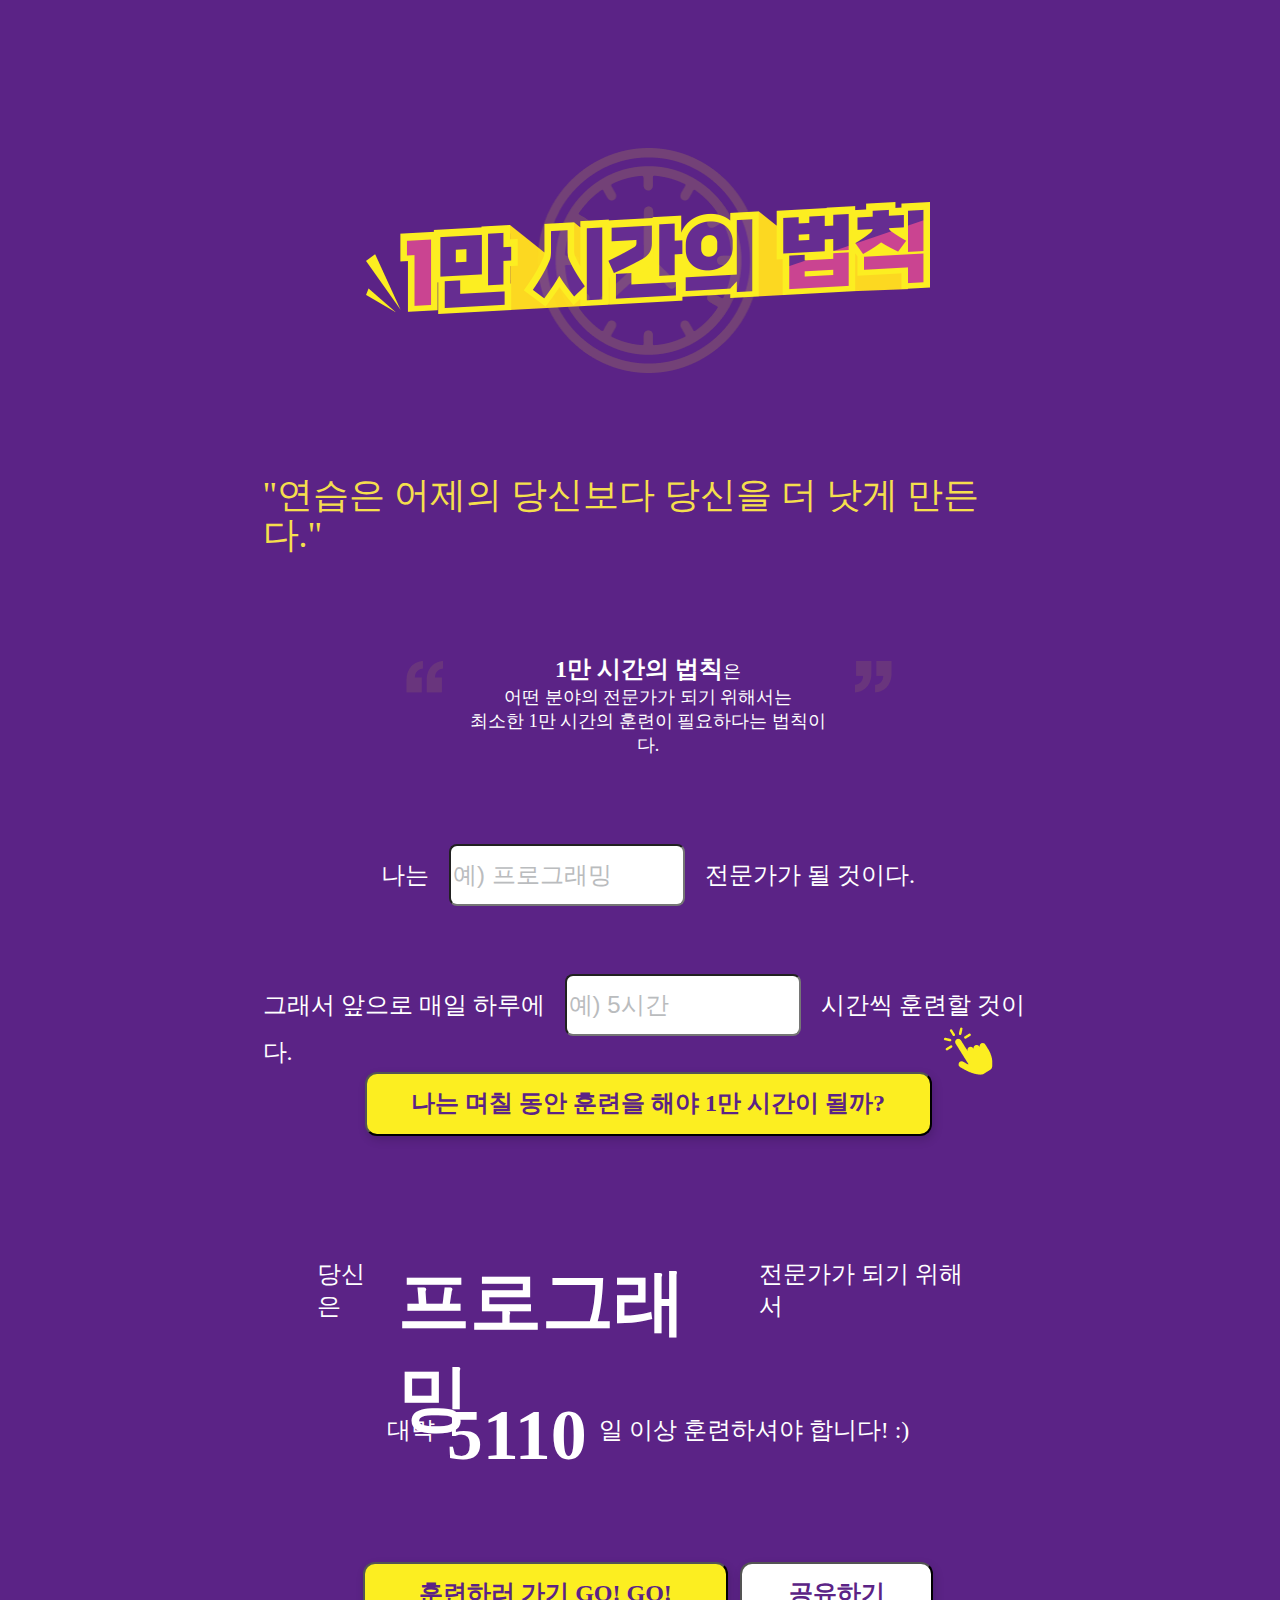
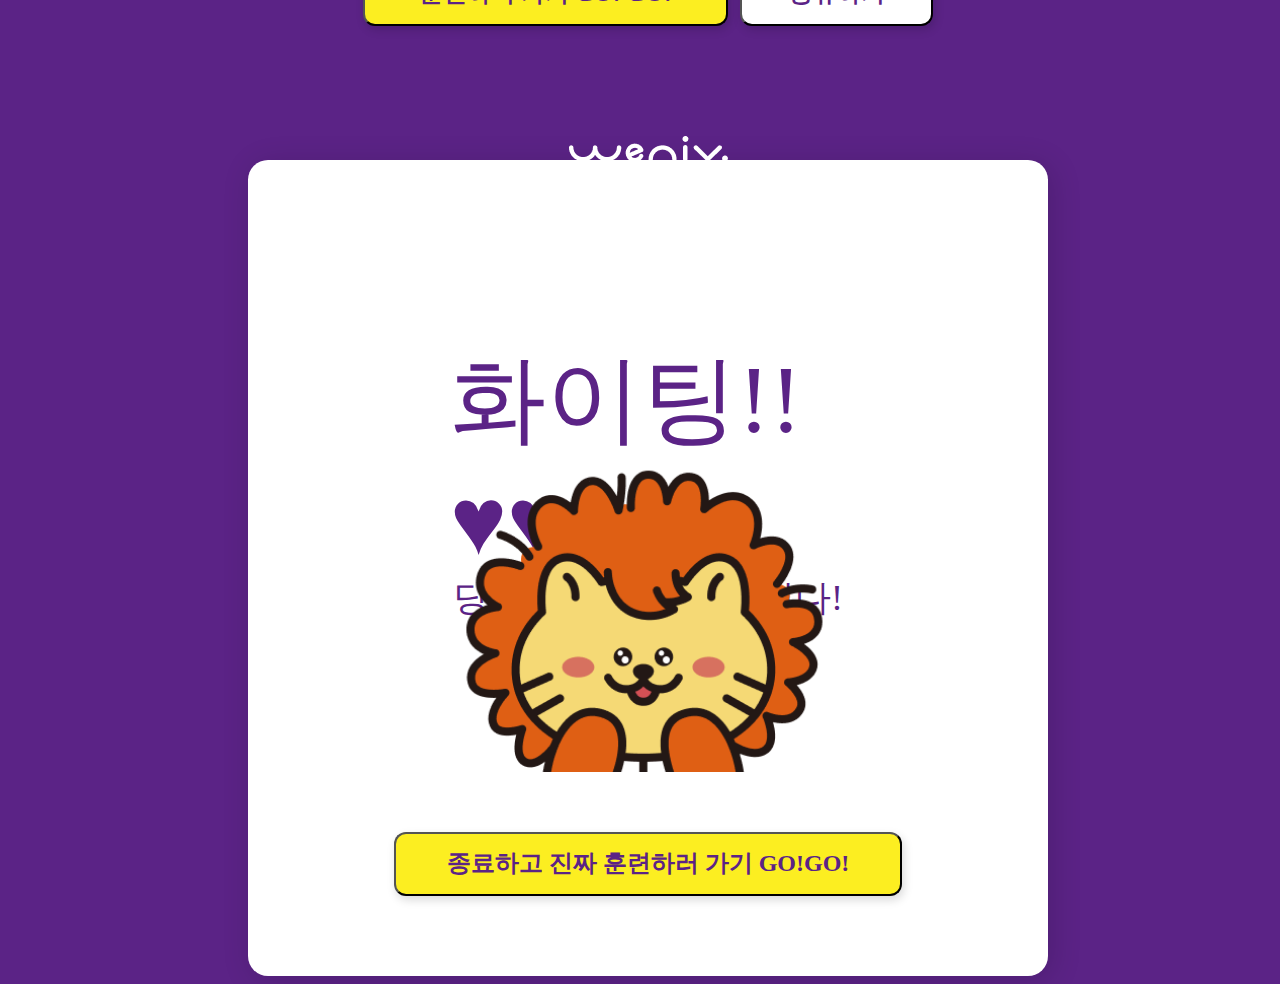
<file: index.html>
<!DOCTYPE html>
<html lang="ko-KR">
    <head>
        <meta charset="UTF-8" />
        <meta name="viewport" content="width=device-width, initial-scale=1.0" />
        <title>1만 시간의 법칙</title>
        <link rel="stylesheet" href="./reset.css">
        <link rel="stylesheet" href="./style.css">
    </head>
    <body>
        <div class="container">

            <header>
                <section class="title">
                    <img class="title_img" src="./img/title.png" alt="1만 시간의 법칙">
                    <img class="clock" src="./img/clock.png" alt="">
                </section>
                <h2>"연습은 어제의 당신보다 당신을 더 낫게 만든다."</h2>
            </header>

            <main>
                <section class="phr1">
                    <img src="./img/quotes.png" alt="쌍따옴표">
                    <p><span>1만 시간의 법칙</span>은</br>어떤 분야의 전문가가 되기 위해서는</br>최소한 1만 시간의 훈련이 필요하다는 법칙이다.</p>
                </section>
    
                <section class="phr2">
                    <p>나는<input type="text" placeholder="예) 프로그래밍">전문가가 될 것이다.</p>
                    <p><span>그래서 앞으로 매일 하루에</span><span><input type="text" placeholder="예) 5시간">시간씩 훈련할 것이다.</span></p>
                </section>
    
                <button class="btn1">
                    <p>나는 며칠 동안 훈련을 해야 1만 시간이 될까?</p>
                </button>
                <img class="click" src="./img/click.png" alt="클릭을 유도하는 손">
    
                <section class="phr3">
                    <p>당신은 <span>프로그래밍</span> 전문가가 되기 위해서</p>
                    <p>대략 <span>5110</span>일 이상 훈련하셔야 합니다! :)</p>
                </section>
    
                <section class="btngroup">
                    <button class="btn2">
                        <p>훈련하러 가기 GO! GO!</p>
                    </button>
                    <button class="btn3">
                        <p>공유하기</p>
                    </button>
                </section>
            </main>

            <footer>
                <img src="./img/logo-m.png" alt="weniv 로고">
                <p>본 서비스 내 이미지 및 콘텐츠의 저작권은 주식회사 위니브에 있습니다. 수정 및 재배포, 무단 도용 시 법적인 문제가 발생할 수 있습니다.</p>
            </footer>

        </div>

        <div class="overlay">
            <div class="container2">
                <section>
                    <p><span>화이팅!!</span><span>&#9829;&#9829;&#9829;</span></p>
                    <p>당신의 꿈을 응원합니다!</p>
                </section>
                <img src="./img/licat.png" alt="라이캣">
                <button>
                    <p>종료하고 진짜 훈련하러 가기 GO!GO!</p>
                </button>
            </div>
        </div>
    </body>
</html>
</file>
<file: style.css>
body {
    width: 100vw;
    height: auto;
    background-color: #5B2386;
    display: flex;
    flex-direction: column;
    align-items: center;
}

.container {
    width: 771px;
    height: 1632px;
    margin-top: 120px;
    display: flex;
    flex-direction: column;
    align-items: center;
    position: relative;
}

.title {
    width: 564px;
    height: 265px;
    position: relative;
    margin-bottom: 52px;
}

.title .title_img {
    width: 564px;
    aspect-ratio: 564 / 112;
    position: absolute;
    top: 74px;
    left: 0;
}

.title .clock {
    width: 261px;
    aspect-ratio: 261 / 265;
    position: absolute;
    top: 0;
    left: 152px;
}

h2 {
    width: fit-content;
    height: fit-content;
    font-family: 'JoyfulStory';
    font-size: 36px;
    font-weight: 400;
    line-height: 40px;
    color: #F5DF4D;
    margin-bottom: 80px;
}

.phr1 {
    width: 485px;
    height: 85px;
    position: relative;
    margin-bottom: 100px;
}

.phr1 img {
    opacity: 30%;
    position: absolute;
    top: 26.5px;
    left: 0;
}

.phr1 p {
    width: 373px;
    height: 85px;
    font-size: 18px;
    font-weight: 400;
    color: #FFFFFF;
    text-align: center;
    position: absolute;
    top: 0;
    left: 56px;
}

.phr1 p span {
    width: fit-content;
    height: fit-content;
    font-size: 24px;
    font-weight: 700;
}

.phr2 {
    width: 771px;
    height: 132px;
    display: flex;
    flex-direction: column;
    align-items: center;
    gap: 20px;
    margin-bottom: 120px;
}

.phr2 p {
    font-size: 24px;
    font-weight: 400;
    color: #FFFFFF;
}

.phr2 input {
    width: 228px;
    height: 56px;
    border-radius: 8px;
    font-size: 24px;
    font-weight: 400;
    color: #BABCBE;
    margin: 0 20px;
}

.phr2 input::placeholder {
    font-size: 24px;
    font-weight: 400;
    color: #BABCBE;
}

.btn1 {
    width: 567px;
    height: 64px;
    background-color: #FCEE21;
    margin-bottom: 142px;
}

.click {
    width: 64px;
    aspect-ratio: 64 / 72;
    position: absolute;
    top: 888px;
    right: 34px;
}

.phr3 {
    width: 663px;
    height: 164px;
    margin-bottom: 120px;
    display: flex;
    flex-direction: column;
    justify-content: center;
    align-items: center;
    gap: 20px;
    margin-bottom: 120px;
}

.phr3 p {
    font-size: 24px;
    font-weight: 400;
    color: #FFFFFF;
    display: flex;
    align-items: center;
}

.phr3 p span {
    font-size: 72px;
    font-weight: 700;
    width: fit-content;
    height: 72px;
    padding: 0 12px;
}

.btngroup {
    width: fit-content;
    height: fit-content;
    display: flex;
    justify-content: center;
    align-items: center;
    gap: 12px;
    margin-bottom: 120px;
}

.btngroup .btn2 {
    width: 365px;
    height: 64px;
    background-color: #FCEE21;
}

.btngroup .btn3 {
    width: 193px;
    height: 64px;
    background-color: #FFFFFF;
}

button {
    border-radius: 12px;
    box-shadow: 2px 4px 10px 0 rgba(0, 0, 0, 0.15);
    display: flex;
    justify-content: center;
    align-items: center;
}

button p {
    font-family: 'GMarketSans';
    font-size: 24px;
    font-weight: 700;
    line-height: 130%;
    color: #5B2386;
}

.foot {
    width: 365px;
    height: 84px;
    display: flex;
    flex-direction: column;
    justify-content: center;
    align-items: center;
    gap: 20px;
    margin-bottom: 106px;
}

.foot img {
    width: 168px;
    aspect-ratio: 168 / 36;
}

.foot p {
    font-family: 'Noto Sans KR';
    font-size: 12px;
    font-weight: 400;
    color: #FFFFFF;
    text-align: center;
}

.overlay {
    width: 800px;
    height: 816px;
    border-radius: 20px;
    background-color: #FFFFFF;
    box-shadow: 4px 4px 30px 0 rgba(0, 0, 0, 0.15);
    display: flex;
    justify-content: center;
    align-items: center;
}

.container2 {
    width: 508px;
    height: 656px;
    display: flex;
    flex-direction: column;
    align-items: center;
}

.container2 div {
    width: 396px;
    height: 150px;
    display: flex;
    flex-direction: column;
    align-items: center;
    margin-bottom: 40px;
}

.container2 div p {
    font-family: 'JoyfulStory';
    font-weight: 400;
    color: #5B2386;
    width: fit-content;
    height: fit-content;
}

.container2 div p:nth-child(1) {
    font-size: 96px;
    height: 106px;
}

.container2 div p:nth-child(2) {
    font-size: 36px;
    height: 40px;
}

.container2 img {
    width: 438px;
    aspect-ratio: 438 / 342;
    margin-bottom: 60px;
}

.container2 button {
    width: 508px;
    height: 64px;
    background-color: #FCEE21;
}

@media (max-width:567px) {
    .container {
        width: 360px;
        height: 1052px;
        margin-top: 0;
    }

    .title {
        width: 278px;
        height: 130px;
        margin-top: 40px;
        margin-bottom: 32px;
    }

    .title .title_img {
        width: 278px;
        top: 36.3px;
    }

    .title .clock {
        width: 128.65px;
        left: 74.92px;
    }

    h2 {
        font-size: 22px;
        font-weight: 700;
        line-height: 100%;
        margin-bottom: 32px;
    }

    .phr1 {
        width: 330px;
        height: 68px;
        margin-bottom: 60px;
    }

    .phr1 img {
        top: 25px;
    }

    .phr1 p {
        width: 290px;
        height: 68px;
        font-size: 14px;
        left: 20px;
    }

    .phr1 p span {
        font-size: 14px;
        font-weight: 500;
    }

    .phr2 {
        width: 319px;
        height: 114px;
        margin-bottom: 80px;
        gap: 12px;
    }

    .phr2 p {
        font-size: 14px;
    }

    .phr2 p:nth-child(2) {
        display: flex;
        flex-direction: column;
        align-items: center;
        gap: 12px;
    }

    .phr2 input {
        width: 156px;
        height: 38px;
        font-size: 14px;
        margin: 0 8px;
    }

    .phr2 input::placeholder {
        font-size: 14px;
    }

    .btn1 {
        width: 240px;
        height: 72px;
        margin-bottom: 68px;
    }

    .btn1 p {
        width: 164px;
        height: 32px;
    }

    .click {
        width: 43px;
        aspect-ratio: 64 / 72;
        top: 620px;
        right: 17px;
    }

    .phr3 {
        width: 286px;
        height: 64px;
        margin-bottom: 52px;
        gap: 16px;
        margin-bottom: 52px;
    }

    .phr3 p {
        font-size: 12px;
    }

    .phr3 p span {
        font-size: 24px;
        font-weight: 500;
        height: 24px;
    }

    .btngroup {
        gap: 8px;
        margin-bottom: 60px;
    }

    .btngroup .btn2 {
        width: 203px;
        height: 46px;
    }

    .btngroup .btn3 {
        width: 102px;
        height: 46px;
    }

    button {
        font-size: 14px;
    }

    button p {
        font-size: 14px;
    }

    .foot {
        width: 261px;
        height: 62px;
        gap: 12px;
        margin-bottom: 48px;
    }

    .foot img {
        width: 125px;
    }

    .foot p {
        font-size: 9px;
    }

    .overlay {
        width: 330px;
        height: 500px;
    }

    .container2 {
        width: 251px;
        height: 418px;
    }

    .container2 div {
        width: 251px;
        height: 110px;
        margin-bottom: 24px;
    }

    .container2 div p:nth-child(1) {
        font-size: 64px;
        width: 251px;
        height: 70px;
        display: flex;
        flex-direction: column;
        align-items: center;
        overflow: hidden;
    }

    .container2 img {
        width: 240px;
        margin-bottom: 24px;
    }

    .container2 button {
        width: 251px;
        height: 72px;
    }
}
</file>
